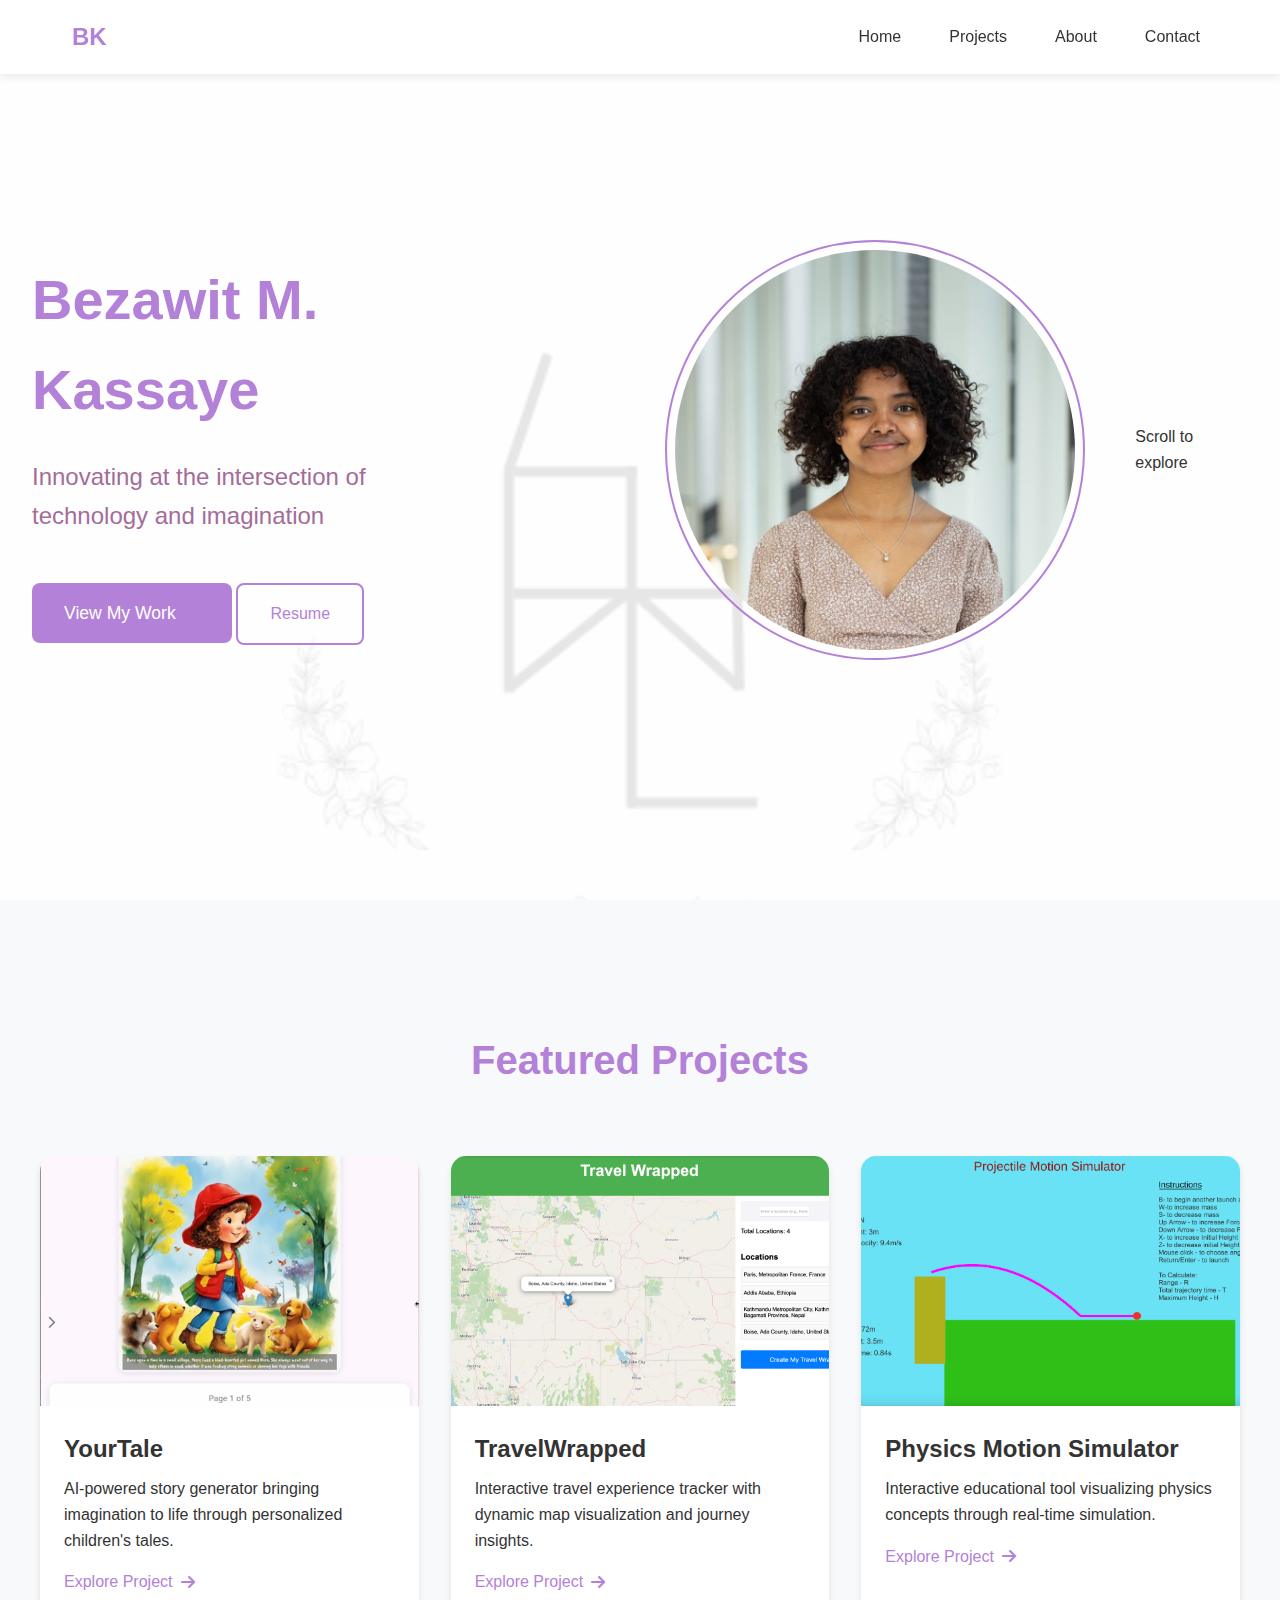
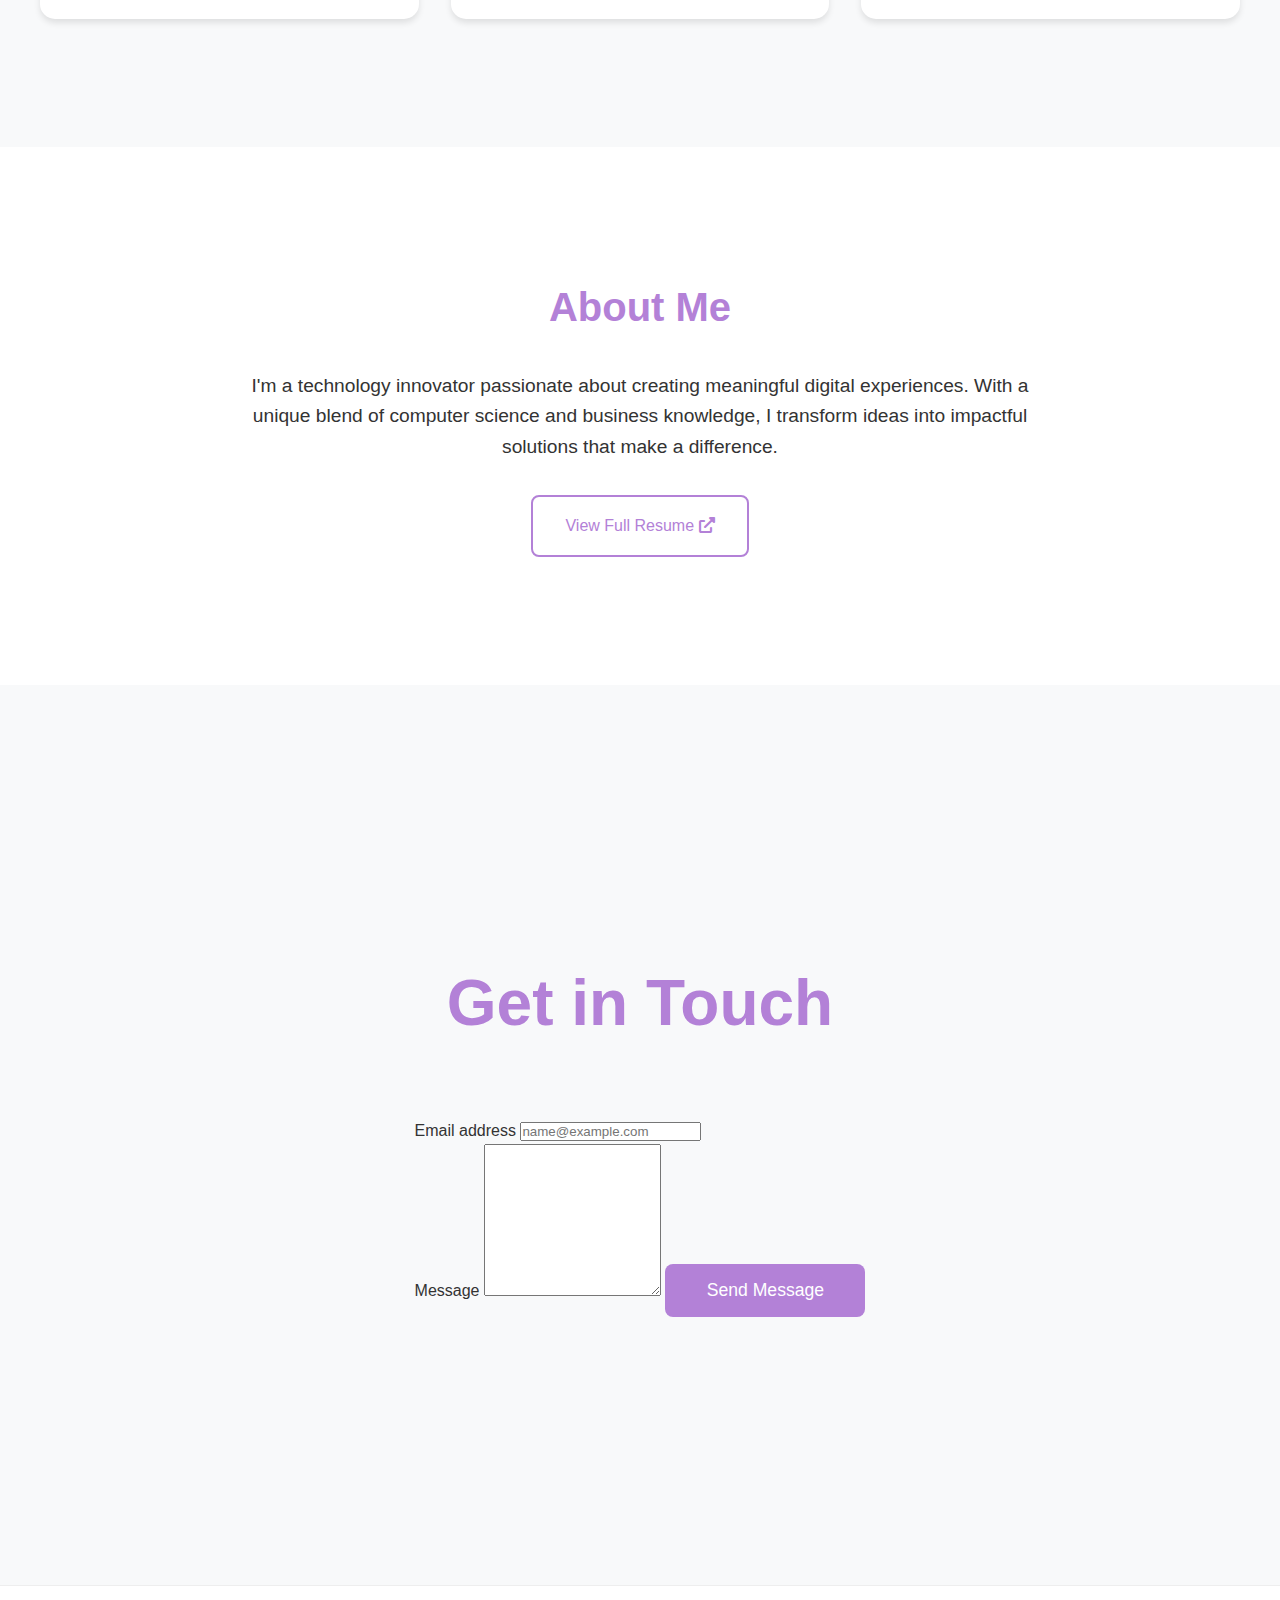
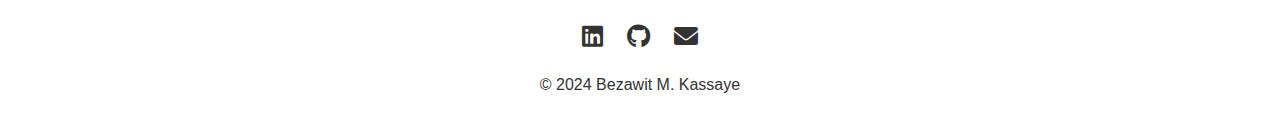
<file: index.html>
<!DOCTYPE html>
<html lang="en">
<head>
    <meta charset="UTF-8">
    <meta name="viewport" content="width=device-width, initial-scale=1.0">
    <title>Bezawit M. Kassaye | Technology Innovator</title>
    
    <!-- Styles -->
    <link rel="stylesheet" href="css/custom.css">
    <link rel="stylesheet" href="https://cdnjs.cloudflare.com/ajax/libs/font-awesome/6.0.0/css/all.min.css">
</head>
<body>
    <!-- Navigation -->
    <nav class="navbar">
        <div class="nav-container">
            <a href="#home" class="nav-logo">BK</a>
            <div class="nav-links">
                <a href="#home">Home</a>
                <a href="#projects">Projects</a>
                <a href="#about">About</a>
                <a href="#contact">Contact</a>
            </div>
        </div>
    </nav>

    <!-- Hero Section -->
    <section id="home" class="hero">
        <div class="hero-content">
            <div class="hero-text">
                <h1 class="glitch-text" data-text="Bezawit M. Kassaye">Bezawit M. Kassaye</h1>
                <p class="subtitle">Innovating at the intersection of<br>technology and imagination</p>
                <div class="cta-buttons">
                    <a href="#projects" class="btn btn-primary">View My Work</a>
                    <a href="https://drive.google.com/file/d/1gqNUbDuJA2XPJLhgboUOPxBmqGUnthzl/view" target="_blank" class="btn btn-outline">Resume</a>
                </div>
            </div>
            <div class="hero-image">
                <div class="profile-container">
                    <img src="img/potentialprofile.jpeg" alt="Bezawit Kassaye" class="profile-pic">
                    <div class="profile-ring"></div>
                </div>
            </div>
        </div>
        <div class="scroll-indicator">
            <div class="mouse"></div>
            <span>Scroll to explore</span>
        </div>
    </section>

    <!-- Projects Section -->
    <section id="projects" class="projects">
        <h2>Featured Projects</h2>
        
        <div class="project-grid">
            <!-- YourTale Project -->
            <div class="project-card">
                <div class="project-image">
                    <img src="img/yourtale.png" alt="YourTale Story Generator">
                    <div class="project-overlay">
                        <div class="project-tags">
                            <span>AI</span>
                            <span>Mobile</span>
                            <span>Flutter</span>
                        </div>
                    </div>
                </div>
                <div class="project-content">
                    <h3>YourTale</h3>
                    <p>AI-powered story generator bringing imagination to life through personalized children's tales.</p>
                    <a href="https://github.com/BezawitKassaye/YourTale-1" target="_blank" class="project-link">
                        Explore Project <i class="fas fa-arrow-right"></i>
                    </a>
                </div>
            </div>

            <!-- TravelWrapped Project -->
            <div class="project-card">
                <div class="project-image">
                    <img src="img/travelwrapped.png" alt="TravelWrapped">
                    <div class="project-overlay">
                        <div class="project-tags">
                            <span>Web</span>
                            <span>Maps</span>
                            <span>API</span>
                        </div>
                    </div>
                </div>
                <div class="project-content">
                    <h3>TravelWrapped</h3>
                    <p>Interactive travel experience tracker with dynamic map visualization and journey insights.</p>
                    <a href="https://github.com/BezawitKassaye/TravelWrapped" target="_blank" class="project-link">
                        Explore Project <i class="fas fa-arrow-right"></i>
                    </a>
                </div>
            </div>

            <!-- Physics Simulator -->
            <div class="project-card">
                <div class="project-image">
                    <img src="img/pms.png" alt="Physics Simulator">
                    <div class="project-overlay">
                        <div class="project-tags">
                            <span>Unity</span>
                            <span>C#</span>
                            <span>Education</span>
                        </div>
                    </div>
                </div>
                <div class="project-content">
                    <h3>Physics Motion Simulator</h3>
                    <p>Interactive educational tool visualizing physics concepts through real-time simulation.</p>
                    <a href="https://github.com/BezawitKassaye/Projectile-Motion-Simulator-App" target="_blank" class="project-link">
                        Explore Project <i class="fas fa-arrow-right"></i>
                    </a>
                </div>
            </div>
        </div>

    </section>

    <!-- About Section -->
    <section id="about" class="about">
        <div class="about-content">
            <h2>About Me</h2>
            <p>I'm a technology innovator passionate about creating meaningful digital experiences. 
               With a unique blend of computer science and business knowledge, I transform ideas into 
               impactful solutions that make a difference.</p>
            <div class="about-links">
                <a href="https://drive.google.com/file/d/1gqNUbDuJA2XPJLhgboUOPxBmqGUnthzl/view" target="_blank" class="btn btn-outline">
                    View Full Resume <i class="fas fa-external-link-alt"></i>
                </a>
            </div>
        </div>
    </section>

    <!-- Contact Section -->
    <section id="contact" class="contact">
        <h2>Get in Touch</h2>
        <form action="https://formsubmit.co/d87ee1e1bb67fc875c84cda629870b5c" method="POST">
    <div class="contacts">
        <label for="email-input" class="form-label">Email address</label>
        <input type="email" class="email" id="email-input" placeholder="name@example.com" name="email">
    </div>
    <div class="contacts">
        <label for="message-input" class="form-label">Message</label>
        <textarea class="form-control" id="message-input" rows="10" name="message"></textarea>
        <button type="submit" class="btn btn-primary">Send Message</button>
    </div>
</form>
    </section>

    <!-- Footer -->
    <footer class="footer">
        <div class="social-links">
            <a href="https://www.linkedin.com/in/bezawit-kassaye/" target="_blank">
                <i class="fab fa-linkedin"></i>
            </a>
            <a href="https://github.com/BezawitKassaye" target="_blank">
                <i class="fab fa-github"></i>
            </a>
            <a href="mailto:bezawit.mekasha12@gmail.com">
                <i class="fas fa-envelope"></i>
            </a>
        </div>
        <p>&copy; 2024 Bezawit M. Kassaye</p>
    </footer>

    <script src="js/main.js"></script>
</body>
</html>
</file>
<file: css/custom.css>
/* Base Styles */
:root {
    --primary-color: #B381D7;
    --secondary-color: #A46C99;
    --text-color: #333;
    --bg-color: #fff;
    --accent-color: #8B4513;
    --transition: all 0.3s ease;
}

* {
    margin: 0;
    padding: 0;
    box-sizing: border-box; 
}


body {
    font-family: -apple-system, BlinkMacSystemFont, 'Segoe UI', Roboto, sans-serif;
    line-height: 1.6;
    color: var(--text-color);
}

/* Navigation */
.navbar {
    position: fixed;
    top: 0;
    width: 100%;
    background: rgba(255, 255, 255, 0.95);
    backdrop-filter: blur(10px);
    z-index: 1000;
    padding: 1rem 0;
    box-shadow: 0 2px 10px rgba(0, 0, 0, 0.1);
}

.nav-container {
    max-width: 1200px;
    margin: 0 auto;
    padding: 0 2rem;
    display: flex;
    justify-content: space-between;
    align-items: center;
}

.nav-logo {
    font-size: 1.5rem;
    font-weight: bold;
    color: var(--primary-color);
    text-decoration: none;
}

.nav-links {
    display: flex;
    gap: 2rem;
}

.nav-links a {
    color: var(--text-color);
    text-decoration: none;
    position: relative;
    padding: 0.5rem;
}

.nav-links a::after {
    content: '';
    position: absolute;
    width: 0;
    height: 2px;
    bottom: 0;
    left: 0;
    background: var(--primary-color);
    transition: var(--transition);
}

.nav-links a:hover::after {
    width: 100%;
}

/* Hero Section */
.hero {
    min-height: 100vh;
    display: flex;
    align-items: center;
    padding: 2rem;
    position: relative;
    background: linear-gradient(rgba(255,255,255,0.9), rgba(255,255,255,0.9)), url("../img/bgimage.png");
    background-size: cover;
    background-attachment: fixed;
}

.hero-content {
    max-width: 1200px;
    margin: 0 auto;
    display: grid;
    grid-template-columns: 1fr 1fr;
    gap: 4rem;
    align-items: center;
}

.hero-text h1 {
    font-size: 3.5rem;
    margin-bottom: 1.5rem;
    color: var(--primary-color);
}

.subtitle {
    font-size: 1.5rem;
    color: var(--secondary-color);
    margin-bottom: 2rem;
}

.profile-container {
    position: relative;
    width: 400px;
    height: 400px;
    margin: 0 auto;
}

.profile-pic {
    width: 100%;
    height: 100%;
    border-radius: 50%;
    object-fit: cover;
}

.profile-ring {
    position: absolute;
    top: -10px;
    left: -10px;
    right: -10px;
    bottom: -10px;
    border: 2px solid var(--primary-color);
    border-radius: 50%;
    animation: rotate 10s linear infinite;
}

/* Projects Section */
.projects {
    padding: 8rem 2rem;
    background: #f8f9fa;
}

.projects h2 {
    text-align: center;
    font-size: 2.5rem;
    margin-bottom: 4rem;
    color: var(--primary-color);
}

.project-grid {
    max-width: 1200px;
    margin: 0 auto;
    display: grid;
    grid-template-columns: repeat(auto-fit, minmax(350px, 1fr));
    gap: 2rem;
}

.project-card {
    background: white;
    border-radius: 15px;
    overflow: hidden;
    box-shadow: 0 4px 6px rgba(0, 0, 0, 0.1);
    transition: var(--transition);
}

.project-card:hover {
    transform: translateY(-10px);
    box-shadow: 0 10px 20px rgba(0, 0, 0, 0.1);
}

.project-image {
    position: relative;
    height: 250px;
    overflow: hidden;
}

.project-image img {
    width: 100%;
    height: 100%;
    object-fit: cover;
    transition: var(--transition);
}

.project-card:hover .project-image img {
    transform: scale(1.1);
}

.project-overlay {
    position: absolute;
    top: 0;
    left: 0;
    right: 0;
    bottom: 0;
    background: rgba(0, 0, 0, 0.5);
    display: flex;
    align-items: flex-end;
    padding: 1.5rem;
    opacity: 0;
    transition: var(--transition);
}

.project-card:hover .project-overlay {
    opacity: 1;
}

.project-tags {
    display: flex;
    gap: 0.5rem;
}

.project-tags span {
    background: rgba(255, 255, 255, 0.9);
    color: var(--text-color);
    padding: 0.25rem 0.75rem;
    border-radius: 20px;
    font-size: 0.875rem;
}

.project-content {
    padding: 1.5rem;
}

.project-content h3 {
    font-size: 1.5rem;
    margin-bottom: 0.5rem;
    color: var(--text-color);
}

.project-link {
    display: inline-flex;
    align-items: center;
    gap: 0.5rem;
    color: var(--primary-color);
    text-decoration: none;
    margin-top: 1rem;
    transition: var(--transition);
}

.project-link:hover {
    gap: 1rem;
}

/* About Section */
.about {
    padding: 8rem 2rem;
    background: white;
}

.about-content {
    max-width: 800px;
    margin: 0 auto;
    text-align: center;
}

.about h2 {
    font-size: 2.5rem;
    margin-bottom: 2rem;
    color: var(--primary-color);
}

.about p {
    font-size: 1.2rem;
    color: var(--text-color);
    margin-bottom: 2rem;
}

/* Contact Section */
.contact {
    padding: 8rem 2rem;
    background: #f8f9fa;
    min-height: 100vh;
    display: flex;
    flex-direction: column;
    justify-content: center;
    align-items: center;
}

.contact h2 {
    text-align: center;
    font-size: 4rem;
    margin-bottom: 4rem;
    color: var(--primary-color);
}

.contact-form {
    width: 100%;
    max-width: 800px;  /* Increased from 600px */
    margin: 0 auto;
    padding: 2rem;
}

.form-group {
    margin-bottom: 2.5rem;  /* Increased spacing */
}

.form-group label {
    display: block;
    margin-bottom: 1rem;
    color: var(--text-color);
    font-size: 1.2rem;  /* Larger label text */
}

.form-group input,
.form-group textarea {
    width: 100%;
    padding: 1.25rem;  /* Increased padding */
    border: 2px solid #eee;
    border-radius: 12px;  /* Slightly larger radius */
    font-size: 1.1rem;  /* Larger input text */
    transition: var(--transition);
    background: white;
}

.form-group textarea {
    min-height: 200px;  /* Taller textarea */
}

.form-group input:focus,
.form-group textarea:focus {
    outline: none;
    border-color: var(--primary-color);
    box-shadow: 0 0 0 3px rgba(179, 129, 215, 0.2);
}

.btn-primary {
    width: 200px;  /* Fixed width for button */
    padding: 1rem 2rem;
    font-size: 1.1rem;
    margin-top: 1rem;
}

/* Add media queries for responsiveness */
@media (max-width: 768px) {
    .contact h2 {
        font-size: 3rem;
    }
    
    .contact-form {
        padding: 1rem;
    }
}

/* Buttons */
.btn {
    display: inline-block;
    padding: 1rem 2rem;
    border-radius: 8px;
    font-weight: 500;
    text-decoration: none;
    transition: var(--transition);
    cursor: pointer;
}

.btn-primary {
    background: var(--primary-color);
    color: white;
    border: none;
}

.btn-primary:hover {
    background: var(--secondary-color);
    transform: translateY(-2px);
}

.btn-outline {
    border: 2px solid var(--primary-color);
    color: var(--primary-color);
    background: transparent;
}

.btn-outline:hover {
    background: var(--primary-color);
    color: white;
    transform: translateY(-2px);
}

/* Footer */
.footer {
    padding: 2rem;
    text-align: center;
    background: white;
    border-top: 1px solid #eee;
}

.social-links {
    display: flex;
    justify-content: center;
    gap: 1.5rem;
    margin-bottom: 1rem;
}

.social-links a {
    color: var(--text-color);
    font-size: 1.5rem;
    transition: var(--transition);
}

.social-links a:hover {
    color: var(--primary-color);
    transform: translateY(-3px);
}

/* Animations */
@keyframes rotate {
    from {
        transform: rotate(0deg);
    }
    to {
        transform: rotate(360deg);
    }
}

/* Responsive Design */
@media (max-width: 768px) {
    .hero-content {
        grid-template-columns: 1fr;
        text-align: center;
    }

    .profile-container {
        width: 300px;
        height: 300px;
        margin-top: 2rem;
    }

    .nav-links {
        display: none;
    }

    .hero-text h1 {
        font-size: 2.5rem;
    }

    .project-grid {
        grid-template-columns: 1fr;
    }

    .about-content,
    .contact-form {
        padding: 0 1rem;
    }
}
</file>
